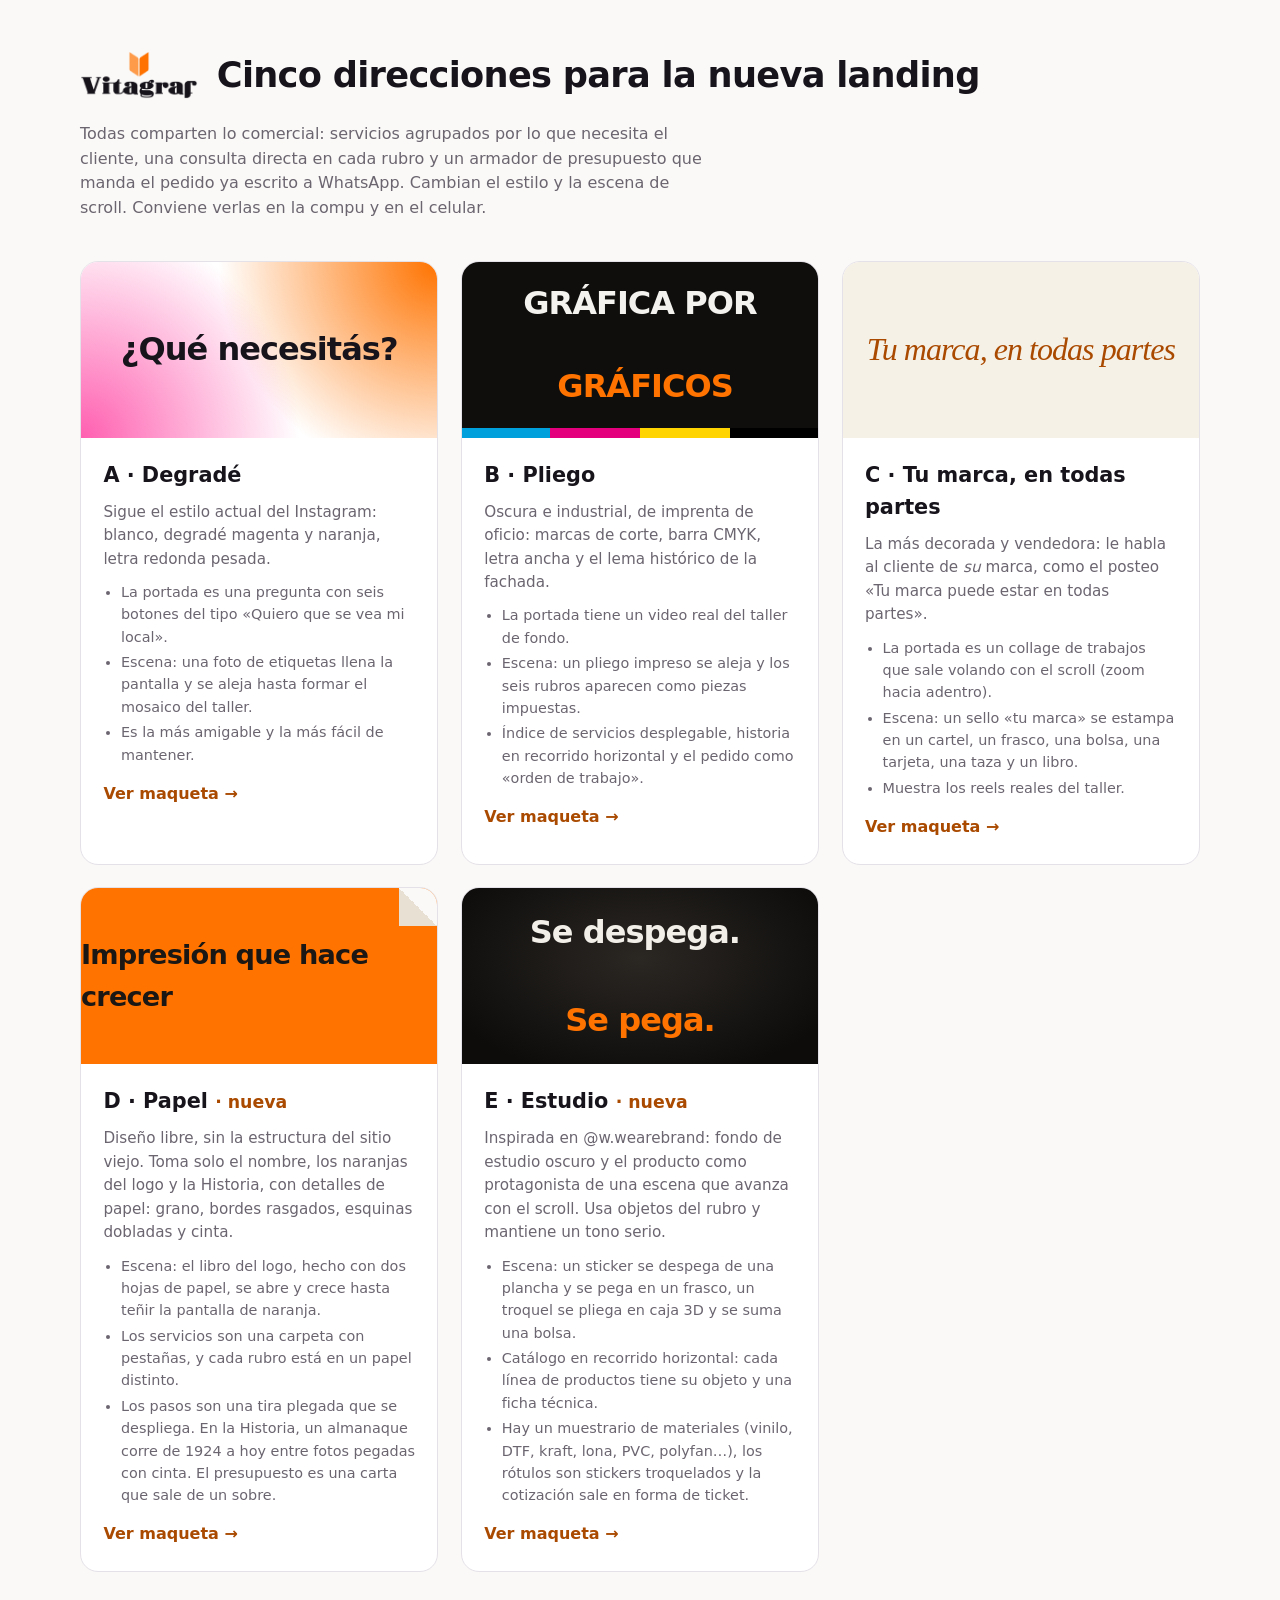
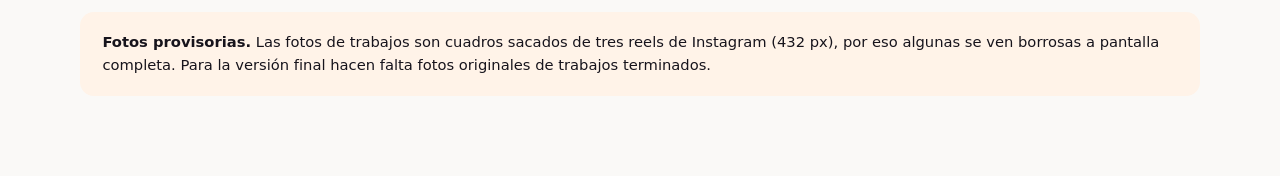
<file: maquetas/index.html>
<!doctype html>
<html lang="es">
<head>
<meta charset="utf-8">
<meta name="viewport" content="width=device-width, initial-scale=1">
<title>Vitagraf 2 · Maquetas</title>
<link rel="icon" href="../assets/img/icono.png">
<style>
:root { --tinta: #17141c; --gris: #6b6570; --linea: #e5e1e8; --naranja: #ff7300; }
* { box-sizing: border-box; margin: 0; }
body { font-family: system-ui, sans-serif; color: var(--tinta); background: #faf9f7; line-height: 1.55; padding: 3rem 1.25rem 5rem; }
.envase { max-width: 70rem; margin: 0 auto; }
header { display: flex; align-items: center; gap: 1.2rem; margin-bottom: 2.5rem; flex-wrap: wrap; }
header img { height: 3rem; }
h1 { font-size: clamp(1.6rem, 3vw, 2.2rem); letter-spacing: -.02em; }
header p { color: var(--gris); flex-basis: 100%; max-width: 62ch; }
.grilla { display: grid; grid-template-columns: repeat(auto-fit, minmax(19rem, 1fr)); gap: 1.4rem; }
a.tarjeta { display: flex; flex-direction: column; border-radius: 18px; overflow: hidden; background: #fff; border: 1px solid var(--linea); text-decoration: none; color: inherit; transition: transform .25s, box-shadow .25s; }
a.tarjeta:hover { transform: translateY(-4px); box-shadow: 0 24px 50px -30px rgba(0,0,0,.4); }
.muestra { height: 11rem; display: grid; place-items: center; font-weight: 800; font-size: 2rem; letter-spacing: -.03em; }
.a .muestra { background: radial-gradient(circle at 0 100%, #ff5fb0, transparent 55%), radial-gradient(circle at 100% 0, #ff7300, transparent 55%), #fff; font-family: Poppins, system-ui; }
.b .muestra { background: #0f0e0d; color: #f3f2ee; text-transform: uppercase; font-stretch: expanded; border-bottom: 10px solid; border-image: linear-gradient(90deg, #00a0dc 25%, #e4007c 25% 50%, #ffd400 50% 75%, #000 75%) 1; }
.b .muestra span { color: #ff7300; }
.d .muestra { background: #ff7300; color: #1a1714; font-size: 1.7rem; position: relative; } .d .muestra::after { content: ""; position: absolute; top: 0; right: 0; width: 38px; height: 38px; background: linear-gradient(225deg, #faf9f7 50%, #e8e0d2 50%); }
.e .muestra { background: radial-gradient(60% 70% at 50% 40%, #2b2723, #0d0c0b); color: #f2eee8; font-family: system-ui; } .e .muestra span { color: #ff7300; }
.c .muestra { background: #f6f1e7; font-family: Georgia, serif; font-style: italic; font-weight: 400; color: #a94a00; }
.cuerpo { padding: 1.3rem 1.4rem 1.5rem; display: grid; gap: .6rem; }
.cuerpo h2 { font-size: 1.3rem; }
.cuerpo p { color: var(--gris); font-size: .95rem; }
.cuerpo ul { padding-left: 1.1rem; font-size: .9rem; color: var(--gris); display: grid; gap: .2rem; }
.ir { margin-top: .4rem; font-weight: 700; color: #a94a00; }
.nota { margin-top: 2.5rem; padding: 1.2rem 1.4rem; border-radius: 14px; background: #fff3e8; font-size: .92rem; }
</style>
</head>
<body>
<div class="envase">
    <header>
        <img src="../assets/img/logo-oscuro.webp" alt="Vitagraf">
        <h1>Cinco direcciones para la nueva landing</h1>
        <p>Todas comparten lo comercial: servicios agrupados por lo que necesita el cliente, una consulta directa en cada rubro y un armador de presupuesto que manda el pedido ya escrito a WhatsApp. Cambian el estilo y la escena de scroll. Conviene verlas en la compu y en el celular.</p>
    </header>
    <div class="grilla">
        <a class="tarjeta a" href="degrade.html">
            <div class="muestra">¿Qué necesitás?</div>
            <div class="cuerpo">
                <h2>A · Degradé</h2>
                <p>Sigue el estilo actual del Instagram: blanco, degradé magenta y naranja, letra redonda pesada.</p>
                <ul>
                    <li>La portada es una pregunta con seis botones del tipo «Quiero que se vea mi local».</li>
                    <li>Escena: una foto de etiquetas llena la pantalla y se aleja hasta formar el mosaico del taller.</li>
                    <li>Es la más amigable y la más fácil de mantener.</li>
                </ul>
                <span class="ir">Ver maqueta →</span>
            </div>
        </a>
        <a class="tarjeta b" href="pliego.html">
            <div class="muestra">Gráfica por <span>&nbsp;gráficos</span></div>
            <div class="cuerpo">
                <h2>B · Pliego</h2>
                <p>Oscura e industrial, de imprenta de oficio: marcas de corte, barra CMYK, letra ancha y el lema histórico de la fachada.</p>
                <ul>
                    <li>La portada tiene un video real del taller de fondo.</li>
                    <li>Escena: un pliego impreso se aleja y los seis rubros aparecen como piezas impuestas.</li>
                    <li>Índice de servicios desplegable, historia en recorrido horizontal y el pedido como «orden de trabajo».</li>
                </ul>
                <span class="ir">Ver maqueta →</span>
            </div>
        </a>
        <a class="tarjeta c" href="marca.html">
            <div class="muestra">Tu marca, en todas partes</div>
            <div class="cuerpo">
                <h2>C · Tu marca, en todas partes</h2>
                <p>La más decorada y vendedora: le habla al cliente de <em>su</em> marca, como el posteo «Tu marca puede estar en todas partes».</p>
                <ul>
                    <li>La portada es un collage de trabajos que sale volando con el scroll (zoom hacia adentro).</li>
                    <li>Escena: un sello «tu marca» se estampa en un cartel, un frasco, una bolsa, una tarjeta, una taza y un libro.</li>
                    <li>Muestra los reels reales del taller.</li>
                </ul>
                <span class="ir">Ver maqueta →</span>
            </div>
        </a>
        <a class="tarjeta d" href="papel.html">
            <div class="muestra">Impresión que hace crecer</div>
            <div class="cuerpo">
                <h2>D · Papel <small style="color: #a94a00">· nueva</small></h2>
                <p>Diseño libre, sin la estructura del sitio viejo. Toma solo el nombre, los naranjas del logo y la Historia, con detalles de papel: grano, bordes rasgados, esquinas dobladas y cinta.</p>
                <ul>
                    <li>Escena: el libro del logo, hecho con dos hojas de papel, se abre y crece hasta teñir la pantalla de naranja.</li>
                    <li>Los servicios son una carpeta con pestañas, y cada rubro está en un papel distinto.</li>
                    <li>Los pasos son una tira plegada que se despliega. En la Historia, un almanaque corre de 1924 a hoy entre fotos pegadas con cinta. El presupuesto es una carta que sale de un sobre.</li>
                </ul>
                <span class="ir">Ver maqueta →</span>
            </div>
        </a>
        <a class="tarjeta e" href="estudio.html">
            <div class="muestra">Se despega.&nbsp;<span>Se pega.</span></div>
            <div class="cuerpo">
                <h2>E · Estudio <small style="color: #a94a00">· nueva</small></h2>
                <p>Inspirada en @w.wearebrand: fondo de estudio oscuro y el producto como protagonista de una escena que avanza con el scroll. Usa objetos del rubro y mantiene un tono serio.</p>
                <ul>
                    <li>Escena: un sticker se despega de una plancha y se pega en un frasco, un troquel se pliega en caja 3D y se suma una bolsa.</li>
                    <li>Catálogo en recorrido horizontal: cada línea de productos tiene su objeto y una ficha técnica.</li>
                    <li>Hay un muestrario de materiales (vinilo, DTF, kraft, lona, PVC, polyfan…), los rótulos son stickers troquelados y la cotización sale en forma de ticket.</li>
                </ul>
                <span class="ir">Ver maqueta →</span>
            </div>
        </a>
    </div>
    <p class="nota"><strong>Fotos provisorias.</strong> Las fotos de trabajos son cuadros sacados de tres reels de Instagram (432 px), por eso algunas se ven borrosas a pantalla completa. Para la versión final hacen falta fotos originales de trabajos terminados.</p>
</div>
</body>
</html>
</file>
